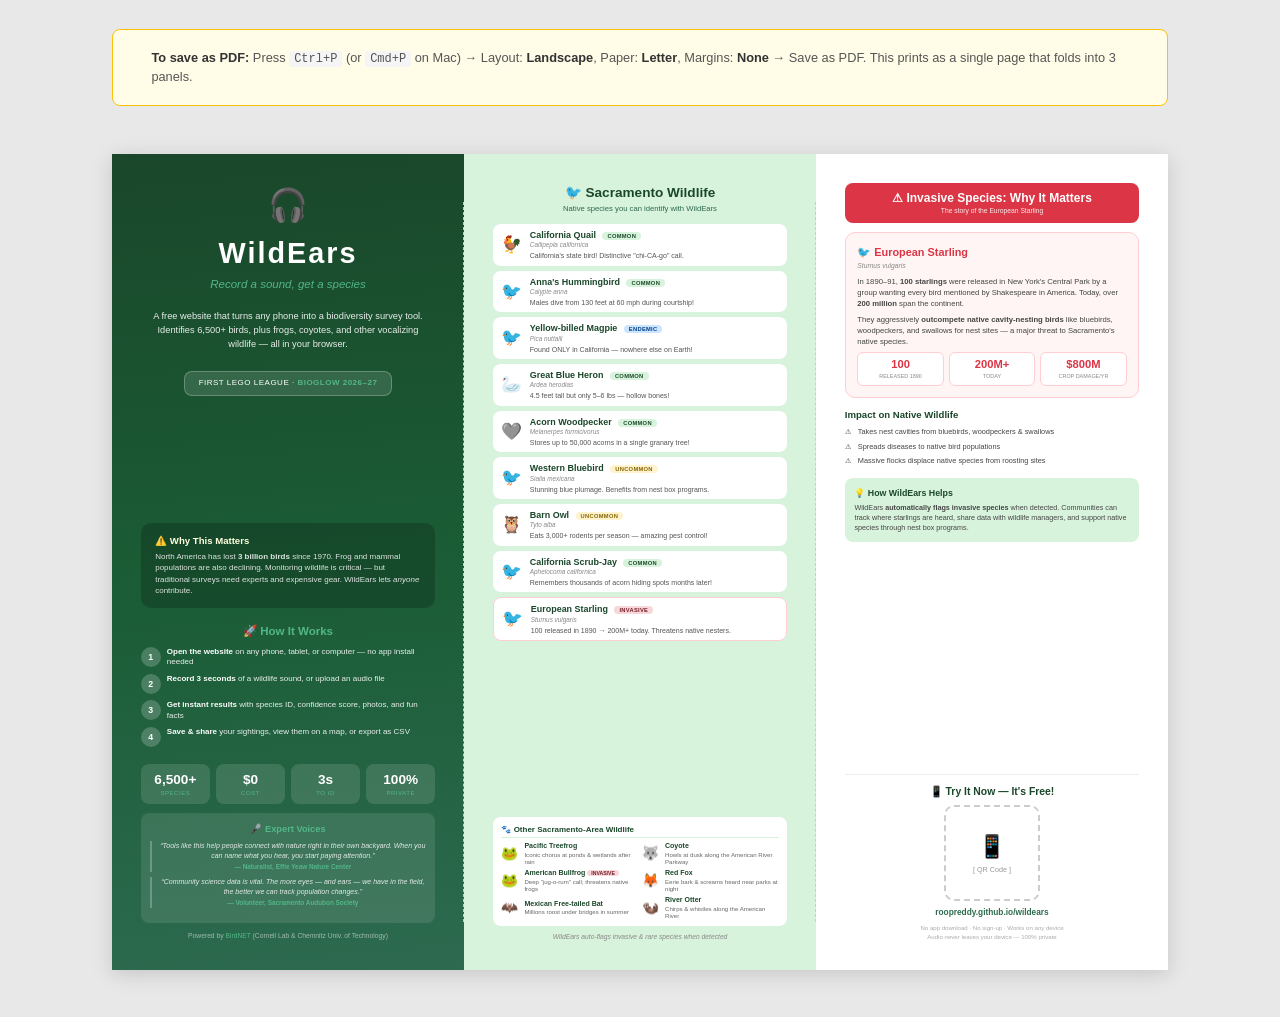
<file: trifold.html>
<!DOCTYPE html>
<html lang="en">
<head>
  <meta charset="UTF-8">
  <meta name="viewport" content="width=device-width, initial-scale=1.0">
  <title>WildEars Trifold Brochure</title>
  <style>
    /* ── Reset & Base ─────────────────────────────────────────── */
    *, *::before, *::after { box-sizing: border-box; margin: 0; padding: 0; }

    body {
      font-family: 'Segoe UI', Tahoma, Geneva, Verdana, sans-serif;
      background: #e8e8e8;
      color: #1a1a1a;
      line-height: 1.4;
    }

    :root {
      --green-dark: #1a472a;
      --green-mid: #2d6a4f;
      --green-light: #52b788;
      --green-pale: #d8f3dc;
      --red: #dc3545;
    }

    /* ── Page Setup ───────────────────────────────────────────── */
    .page {
      width: 11in;
      height: 8.5in;
      margin: 0.5in auto;
      background: white;
      display: flex;
      box-shadow: 0 4px 20px rgba(0,0,0,0.15);
      overflow: hidden;
    }

    .panel {
      width: 3.6667in;
      height: 8.5in;
      padding: 0.3in;
      position: relative;
      overflow: hidden;
      display: flex;
      flex-direction: column;
    }

    /* Fold guides (screen only) */
    .panel:not(:last-child)::after {
      content: '';
      position: absolute;
      right: 0;
      top: 0.5in;
      bottom: 0.5in;
      border-right: 1px dashed #ccc;
    }

    /* ══════════════════════════════════════════════════════════════
       PANEL 1 — About WildEars + How It Works
       ══════════════════════════════════════════════════════════════ */
    .panel-intro {
      background: linear-gradient(175deg, var(--green-dark) 0%, #1a5c35 50%, var(--green-mid) 100%);
      color: white;
      text-align: center;
      justify-content: space-between;
    }

    .intro-top { margin-bottom: auto; }

    .intro-icon { font-size: 2rem; margin-bottom: 0.06in; }
    .intro-title {
      font-size: 1.8rem;
      font-weight: 800;
      letter-spacing: 2px;
      margin-bottom: 0.03in;
    }
    .intro-tagline {
      font-size: 0.72rem;
      color: var(--green-light);
      font-style: italic;
      margin-bottom: 0.18in;
    }
    .intro-desc {
      font-size: 0.58rem;
      line-height: 1.5;
      color: rgba(255,255,255,0.9);
      max-width: 2.9in;
      margin: 0 auto 0.18in;
    }

    .intro-badge {
      display: inline-block;
      padding: 5px 14px;
      background: rgba(255,255,255,0.12);
      border: 1px solid rgba(255,255,255,0.25);
      border-radius: 8px;
      font-size: 0.5rem;
      letter-spacing: 0.5px;
      text-transform: uppercase;
      line-height: 1.6;
      margin-bottom: 0.2in;
    }
    .intro-badge .season { color: var(--green-light); font-weight: 700; }

    /* Problem callout */
    .problem-callout {
      background: rgba(0,0,0,0.2);
      border-radius: 10px;
      padding: 0.12in 0.15in;
      margin-bottom: 0.15in;
      text-align: left;
    }
    .problem-callout h4 {
      font-size: 0.6rem;
      margin-bottom: 3px;
      color: #ffd;
    }
    .problem-callout p {
      font-size: 0.5rem;
      line-height: 1.45;
      color: rgba(255,255,255,0.85);
    }

    /* How it works steps */
    .steps-title {
      font-size: 0.72rem;
      font-weight: 700;
      margin-bottom: 0.08in;
      color: var(--green-light);
    }
    .step-row {
      display: flex;
      gap: 6px;
      align-items: flex-start;
      margin-bottom: 0.06in;
      text-align: left;
    }
    .step-num {
      width: 20px; height: 20px; min-width: 20px;
      background: rgba(255,255,255,0.2);
      color: white;
      border-radius: 50%;
      display: flex;
      align-items: center;
      justify-content: center;
      font-weight: 700;
      font-size: 0.55rem;
    }
    .step-text {
      font-size: 0.5rem;
      color: rgba(255,255,255,0.9);
      line-height: 1.35;
    }
    .step-text strong { color: white; }

    /* Stats bar */
    .stat-bar {
      display: flex;
      gap: 6px;
      margin-top: 0.12in;
    }
    .stat-item {
      flex: 1;
      background: rgba(255,255,255,0.12);
      border-radius: 8px;
      padding: 6px 4px;
      text-align: center;
    }
    .stat-num { font-size: 0.85rem; font-weight: 800; }
    .stat-label {
      font-size: 0.38rem;
      color: var(--green-light);
      text-transform: uppercase;
      letter-spacing: 0.5px;
    }

    /* Expert quotes */
    .expert-section {
      background: rgba(255,255,255,0.1);
      border-radius: 8px;
      padding: 0.1in;
      margin-top: 0.1in;
    }
    .expert-title {
      font-size: 0.58rem;
      font-weight: 700;
      color: var(--green-light);
      margin-bottom: 0.05in;
      text-align: center;
    }
    .expert-quote {
      margin-bottom: 0.06in;
      padding-left: 0.08in;
      border-left: 2px solid rgba(255,255,255,0.25);
    }
    .expert-quote p {
      font-size: 0.44rem;
      color: rgba(255,255,255,0.85);
      font-style: italic;
      line-height: 1.4;
    }
    .expert-quote .expert-name {
      font-size: 0.4rem;
      color: var(--green-light);
      font-style: normal;
      font-weight: 600;
      margin-top: 2px;
    }

    /* Footer info */
    .intro-footer {
      margin-top: 0.08in;
      font-size: 0.42rem;
      color: rgba(255,255,255,0.55);
      line-height: 1.5;
    }
    .intro-footer a { color: var(--green-light); text-decoration: none; }

    /* ══════════════════════════════════════════════════════════════
       PANEL 2 — Sacramento Species Spotlight
       ══════════════════════════════════════════════════════════════ */
    .panel-species {
      background: var(--green-pale);
    }
    .species-title {
      font-size: 0.85rem;
      font-weight: 700;
      color: var(--green-dark);
      text-align: center;
      margin-bottom: 0.02in;
    }
    .species-subtitle {
      font-size: 0.48rem;
      color: var(--green-mid);
      text-align: center;
      margin-bottom: 0.1in;
    }

    .species-grid {
      display: flex;
      flex-direction: column;
      gap: 5px;
      flex: 1;
    }
    .species-card {
      background: white;
      border-radius: 8px;
      padding: 5px 8px;
      display: flex;
      gap: 7px;
      align-items: center;
    }
    .species-emoji {
      font-size: 1.05rem;
      min-width: 22px;
      text-align: center;
    }
    .species-info { flex: 1; min-width: 0; }
    .species-name {
      font-size: 0.56rem;
      font-weight: 700;
      color: var(--green-dark);
    }
    .species-sci {
      font-size: 0.4rem;
      color: #888;
      font-style: italic;
    }
    .species-fact {
      font-size: 0.44rem;
      color: #555;
      line-height: 1.3;
      margin-top: 1px;
    }
    .species-badge {
      font-size: 0.36rem;
      padding: 1px 5px;
      border-radius: 6px;
      font-weight: 600;
      text-transform: uppercase;
      letter-spacing: 0.3px;
      white-space: nowrap;
      margin-left: 4px;
    }
    .badge-common { background: #d8f3dc; color: #1a472a; }
    .badge-uncommon { background: #fff3cd; color: #856404; }
    .badge-endemic { background: #cce5ff; color: #004085; }
    .badge-invasive { background: #f8d7da; color: #721c24; }

    .species-footer {
      margin-top: auto;
      padding-top: 0.06in;
      text-align: center;
      font-size: 0.42rem;
      color: #888;
      font-style: italic;
    }

    /* Also local wildlife */
    .also-local {
      margin-top: 0.08in;
      background: white;
      border-radius: 8px;
      padding: 0.07in 0.09in;
    }
    .also-local-title {
      font-size: 0.5rem;
      font-weight: 700;
      color: var(--green-dark);
      margin-bottom: 0.04in;
      border-bottom: 1px solid var(--green-pale);
      padding-bottom: 2px;
    }
    .also-local-grid {
      display: grid;
      grid-template-columns: 1fr 1fr;
      gap: 4px;
    }
    .also-card {
      display: flex;
      align-items: center;
      gap: 5px;
    }
    .also-emoji { font-size: 0.85rem; min-width: 18px; }
    .also-info {}
    .also-name {
      font-size: 0.44rem;
      font-weight: 700;
      color: var(--green-dark);
      line-height: 1.2;
    }
    .also-fact {
      font-size: 0.38rem;
      color: #666;
      line-height: 1.2;
    }
    .badge-invasive-sm {
      font-size: 0.32rem;
      padding: 0px 4px;
      border-radius: 4px;
      background: #f8d7da;
      color: #721c24;
      font-weight: 600;
      text-transform: uppercase;
    }

    /* ══════════════════════════════════════════════════════════════
       PANEL 3 — Invasive Species + Try It
       ══════════════════════════════════════════════════════════════ */
    .panel-action {
      background: white;
    }

    .alert-header {
      background: var(--red);
      color: white;
      text-align: center;
      padding: 7px;
      border-radius: 8px;
      margin-bottom: 0.1in;
    }
    .alert-header h3 { font-size: 0.75rem; font-weight: 700; }
    .alert-header p { font-size: 0.42rem; opacity: 0.9; }

    .invasive-box {
      background: #fff5f5;
      border: 1px solid #ffcdd2;
      border-radius: 10px;
      padding: 0.12in;
      margin-bottom: 0.1in;
    }
    .inv-name {
      font-size: 0.68rem;
      font-weight: 700;
      color: var(--red);
      margin-bottom: 1px;
    }
    .inv-sci {
      font-size: 0.42rem;
      color: #888;
      font-style: italic;
      margin-bottom: 5px;
    }
    .inv-text {
      font-size: 0.48rem;
      color: #444;
      line-height: 1.45;
      margin-bottom: 5px;
    }
    .inv-stat-row {
      display: flex;
      gap: 5px;
    }
    .inv-stat {
      flex: 1;
      text-align: center;
      background: white;
      border-radius: 6px;
      padding: 4px;
      border: 1px solid #ffcdd2;
    }
    .inv-stat .num { font-size: 0.7rem; font-weight: 800; color: var(--red); }
    .inv-stat .label { font-size: 0.34rem; color: #888; text-transform: uppercase; }

    /* Impact list */
    .impact-title {
      font-size: 0.6rem;
      font-weight: 700;
      color: var(--green-dark);
      margin-bottom: 4px;
    }
    .impact-list {
      list-style: none;
      padding: 0;
      margin-bottom: 0.1in;
    }
    .impact-list li {
      font-size: 0.46rem;
      color: #444;
      padding: 2px 0 2px 13px;
      position: relative;
      line-height: 1.4;
    }
    .impact-list li::before {
      content: '\26A0';
      position: absolute;
      left: 0;
      font-size: 0.42rem;
    }

    /* How WildEars helps */
    .help-box {
      background: var(--green-pale);
      border-radius: 8px;
      padding: 0.1in;
      margin-bottom: 0.1in;
    }
    .help-box h4 {
      font-size: 0.55rem;
      color: var(--green-dark);
      margin-bottom: 3px;
    }
    .help-box p {
      font-size: 0.45rem;
      color: #444;
      line-height: 1.4;
    }

    /* Try it / QR */
    .try-section {
      margin-top: auto;
      text-align: center;
      border-top: 1px solid #eee;
      padding-top: 0.1in;
    }
    .try-title {
      font-size: 0.65rem;
      font-weight: 700;
      color: var(--green-dark);
      margin-bottom: 0.06in;
    }
    .qr-placeholder {
      width: 1in;
      height: 1in;
      border: 2px dashed #ccc;
      border-radius: 10px;
      display: flex;
      align-items: center;
      justify-content: center;
      font-size: 0.45rem;
      color: #999;
      margin: 0 auto 0.06in;
      flex-direction: column;
      gap: 3px;
    }
    .qr-placeholder .qr-icon { font-size: 1.4rem; }
    .try-url {
      font-size: 0.52rem;
      color: var(--green-mid);
      font-weight: 600;
    }
    .try-footer {
      font-size: 0.38rem;
      color: #aaa;
      margin-top: 0.06in;
      line-height: 1.4;
    }

    /* ══════════════════════════════════════════════════════════════
       PRINT STYLES
       ══════════════════════════════════════════════════════════════ */
    @media print {
      body { background: white; }
      .page {
        margin: 0;
        box-shadow: none;
        -webkit-print-color-adjust: exact;
        print-color-adjust: exact;
      }
      .panel:not(:last-child)::after { display: none; }
      .print-instructions { display: none; }
    }

    @page {
      size: 11in 8.5in landscape;
      margin: 0;
    }

    /* ── Screen helper ────────────────────────────────────────── */
    .print-instructions {
      max-width: 11in;
      margin: 0.3in auto;
      padding: 0.2in 0.4in;
      background: #fffde7;
      border: 1px solid #ffc107;
      border-radius: 8px;
      font-size: 0.8rem;
      color: #555;
    }
    .print-instructions strong { color: #333; }
    .print-instructions code {
      background: #f5f5f5;
      padding: 1px 5px;
      border-radius: 3px;
      font-size: 0.75rem;
    }
  </style>
</head>
<body>

  <!-- Instructions (screen only) -->
  <div class="print-instructions">
    <strong>To save as PDF:</strong> Press <code>Ctrl+P</code> (or <code>Cmd+P</code> on Mac) &rarr; Layout: <strong>Landscape</strong>, Paper: <strong>Letter</strong>, Margins: <strong>None</strong> &rarr; Save as PDF. This prints as a single page that folds into 3 panels.
  </div>

  <div class="page">

    <!-- ── Panel 1: About WildEars + How It Works ─────────────── -->
    <div class="panel panel-intro">
      <div class="intro-top">
        <div class="intro-icon">&#x1F3A7;</div>
        <div class="intro-title">WildEars</div>
        <div class="intro-tagline">Record a sound, get a species</div>

        <div class="intro-desc">
          A free website that turns any phone into a biodiversity survey tool. Identifies 6,500+ birds, plus frogs, coyotes, and other vocalizing wildlife &mdash; all in your browser.
        </div>

        <div class="intro-badge">
          FIRST LEGO League &middot; <span class="season">BIOGLOW 2026&ndash;27</span>
        </div>
      </div>

      <div class="problem-callout">
        <h4>&#x26A0;&#xFE0F; Why This Matters</h4>
        <p>North America has lost <strong>3 billion birds</strong> since 1970. Frog and mammal populations are also declining. Monitoring wildlife is critical &mdash; but traditional surveys need experts and expensive gear. WildEars lets <em>anyone</em> contribute.</p>
      </div>

      <div class="steps-title">&#x1F680; How It Works</div>

      <div class="step-row">
        <div class="step-num">1</div>
        <div class="step-text"><strong>Open the website</strong> on any phone, tablet, or computer &mdash; no app install needed</div>
      </div>
      <div class="step-row">
        <div class="step-num">2</div>
        <div class="step-text"><strong>Record 3 seconds</strong> of a wildlife sound, or upload an audio file</div>
      </div>
      <div class="step-row">
        <div class="step-num">3</div>
        <div class="step-text"><strong>Get instant results</strong> with species ID, confidence score, photos, and fun facts</div>
      </div>
      <div class="step-row">
        <div class="step-num">4</div>
        <div class="step-text"><strong>Save &amp; share</strong> your sightings, view them on a map, or export as CSV</div>
      </div>

      <div class="stat-bar">
        <div class="stat-item">
          <div class="stat-num">6,500+</div>
          <div class="stat-label">Species</div>
        </div>
        <div class="stat-item">
          <div class="stat-num">$0</div>
          <div class="stat-label">Cost</div>
        </div>
        <div class="stat-item">
          <div class="stat-num">3s</div>
          <div class="stat-label">To ID</div>
        </div>
        <div class="stat-item">
          <div class="stat-num">100%</div>
          <div class="stat-label">Private</div>
        </div>
      </div>

      <div class="expert-section">
        <div class="expert-title">&#x1F3A4; Expert Voices</div>
        <div class="expert-quote">
          <p>&ldquo;Tools like this help people connect with nature right in their own backyard. When you can name what you hear, you start paying attention.&rdquo;</p>
          <div class="expert-name">&mdash; Naturalist, Effie Yeaw Nature Center</div>
        </div>
        <div class="expert-quote">
          <p>&ldquo;Community science data is vital. The more eyes &mdash; and ears &mdash; we have in the field, the better we can track population changes.&rdquo;</p>
          <div class="expert-name">&mdash; Volunteer, Sacramento Audubon Society</div>
        </div>
      </div>

      <div class="intro-footer">
        Powered by <a href="https://birdnet.cornell.edu/">BirdNET</a> (Cornell Lab &amp; Chemnitz Univ. of Technology)
      </div>
    </div>

    <!-- ── Panel 2: Sacramento Species Spotlight ──────────────── -->
    <div class="panel panel-species">
      <div class="species-title">&#x1F426; Sacramento Wildlife</div>
      <div class="species-subtitle">Native species you can identify with WildEars</div>

      <div class="species-grid">
        <div class="species-card">
          <div class="species-emoji">&#x1F413;</div>
          <div class="species-info">
            <div class="species-name">California Quail <span class="species-badge badge-common">Common</span></div>
            <div class="species-sci">Callipepla californica</div>
            <div class="species-fact">California's state bird! Distinctive "chi-CA-go" call.</div>
          </div>
        </div>

        <div class="species-card">
          <div class="species-emoji">&#x1F426;</div>
          <div class="species-info">
            <div class="species-name">Anna's Hummingbird <span class="species-badge badge-common">Common</span></div>
            <div class="species-sci">Calypte anna</div>
            <div class="species-fact">Males dive from 130 feet at 60 mph during courtship!</div>
          </div>
        </div>

        <div class="species-card">
          <div class="species-emoji">&#x1F426;</div>
          <div class="species-info">
            <div class="species-name">Yellow-billed Magpie <span class="species-badge badge-endemic">Endemic</span></div>
            <div class="species-sci">Pica nuttalli</div>
            <div class="species-fact">Found ONLY in California &mdash; nowhere else on Earth!</div>
          </div>
        </div>

        <div class="species-card">
          <div class="species-emoji">&#x1F9A2;</div>
          <div class="species-info">
            <div class="species-name">Great Blue Heron <span class="species-badge badge-common">Common</span></div>
            <div class="species-sci">Ardea herodias</div>
            <div class="species-fact">4.5 feet tall but only 5&ndash;6 lbs &mdash; hollow bones!</div>
          </div>
        </div>

        <div class="species-card">
          <div class="species-emoji">&#x1FA76;</div>
          <div class="species-info">
            <div class="species-name">Acorn Woodpecker <span class="species-badge badge-common">Common</span></div>
            <div class="species-sci">Melanerpes formicivorus</div>
            <div class="species-fact">Stores up to 50,000 acorns in a single granary tree!</div>
          </div>
        </div>

        <div class="species-card">
          <div class="species-emoji">&#x1F426;</div>
          <div class="species-info">
            <div class="species-name">Western Bluebird <span class="species-badge badge-uncommon">Uncommon</span></div>
            <div class="species-sci">Sialia mexicana</div>
            <div class="species-fact">Stunning blue plumage. Benefits from nest box programs.</div>
          </div>
        </div>

        <div class="species-card">
          <div class="species-emoji">&#x1F989;</div>
          <div class="species-info">
            <div class="species-name">Barn Owl <span class="species-badge badge-uncommon">Uncommon</span></div>
            <div class="species-sci">Tyto alba</div>
            <div class="species-fact">Eats 3,000+ rodents per season &mdash; amazing pest control!</div>
          </div>
        </div>

        <div class="species-card">
          <div class="species-emoji">&#x1F426;</div>
          <div class="species-info">
            <div class="species-name">California Scrub-Jay <span class="species-badge badge-common">Common</span></div>
            <div class="species-sci">Aphelocoma californica</div>
            <div class="species-fact">Remembers thousands of acorn hiding spots months later!</div>
          </div>
        </div>

        <div class="species-card" style="border: 1px solid #ffcdd2;">
          <div class="species-emoji">&#x1F426;</div>
          <div class="species-info">
            <div class="species-name">European Starling <span class="species-badge badge-invasive">Invasive</span></div>
            <div class="species-sci">Sturnus vulgaris</div>
            <div class="species-fact">100 released in 1890 &rarr; 200M+ today. Threatens native nesters.</div>
          </div>
        </div>
      </div>

      <div class="also-local">
        <div class="also-local-title">&#x1F43E; Other Sacramento-Area Wildlife</div>
        <div class="also-local-grid">
          <div class="also-card">
            <div class="also-emoji">&#x1F438;</div>
            <div class="also-info">
              <div class="also-name">Pacific Treefrog</div>
              <div class="also-fact">Iconic chorus at ponds &amp; wetlands after rain</div>
            </div>
          </div>
          <div class="also-card">
            <div class="also-emoji">&#x1F43A;</div>
            <div class="also-info">
              <div class="also-name">Coyote</div>
              <div class="also-fact">Howls at dusk along the American River Parkway</div>
            </div>
          </div>
          <div class="also-card">
            <div class="also-emoji">&#x1F438;</div>
            <div class="also-info">
              <div class="also-name">American Bullfrog <span class="badge-invasive-sm">Invasive</span></div>
              <div class="also-fact">Deep "jug-o-rum" call; threatens native frogs</div>
            </div>
          </div>
          <div class="also-card">
            <div class="also-emoji">&#x1F98A;</div>
            <div class="also-info">
              <div class="also-name">Red Fox</div>
              <div class="also-fact">Eerie bark &amp; screams heard near parks at night</div>
            </div>
          </div>
          <div class="also-card">
            <div class="also-emoji">&#x1F987;</div>
            <div class="also-info">
              <div class="also-name">Mexican Free-tailed Bat</div>
              <div class="also-fact">Millions roost under bridges in summer</div>
            </div>
          </div>
          <div class="also-card">
            <div class="also-emoji">&#x1F9A6;</div>
            <div class="also-info">
              <div class="also-name">River Otter</div>
              <div class="also-fact">Chirps &amp; whistles along the American River</div>
            </div>
          </div>
        </div>
      </div>

      <div class="species-footer">WildEars auto-flags invasive &amp; rare species when detected</div>
    </div>

    <!-- ── Panel 3: Invasive Deep-Dive + Try It ───────────────── -->
    <div class="panel panel-action">
      <div class="alert-header">
        <h3>&#x26A0; Invasive Species: Why It Matters</h3>
        <p>The story of the European Starling</p>
      </div>

      <div class="invasive-box">
        <div class="inv-name">&#x1F426; European Starling</div>
        <div class="inv-sci">Sturnus vulgaris</div>
        <div class="inv-text">
          In 1890&ndash;91, <strong>100 starlings</strong> were released in New York's Central Park by a group wanting every bird mentioned by Shakespeare in America. Today, over <strong>200 million</strong> span the continent.
        </div>
        <div class="inv-text">
          They aggressively <strong>outcompete native cavity-nesting birds</strong> like bluebirds, woodpeckers, and swallows for nest sites &mdash; a major threat to Sacramento's native species.
        </div>
        <div class="inv-stat-row">
          <div class="inv-stat">
            <div class="num">100</div>
            <div class="label">Released 1890</div>
          </div>
          <div class="inv-stat">
            <div class="num">200M+</div>
            <div class="label">Today</div>
          </div>
          <div class="inv-stat">
            <div class="num">$800M</div>
            <div class="label">Crop Damage/yr</div>
          </div>
        </div>
      </div>

      <div class="impact-title">Impact on Native Wildlife</div>
      <ul class="impact-list">
        <li>Takes nest cavities from bluebirds, woodpeckers &amp; swallows</li>
        <li>Spreads diseases to native bird populations</li>
        <li>Massive flocks displace native species from roosting sites</li>
      </ul>

      <div class="help-box">
        <h4>&#x1F4A1; How WildEars Helps</h4>
        <p>WildEars <strong>automatically flags invasive species</strong> when detected. Communities can track where starlings are heard, share data with wildlife managers, and support native species through nest box programs.</p>
      </div>

      <div class="try-section">
        <div class="try-title">&#x1F4F1; Try It Now &mdash; It's Free!</div>
        <div class="qr-placeholder">
          <span class="qr-icon">&#x1F4F1;</span>
          <span>[ QR Code ]</span>
        </div>
        <div class="try-url">roopreddy.github.io/wildears</div>
        <div class="try-footer">
          No app download &middot; No sign-up &middot; Works on any device<br>
          Audio never leaves your device &mdash; 100% private
        </div>
      </div>
    </div>

  </div>

</body>
</html>
</file>
